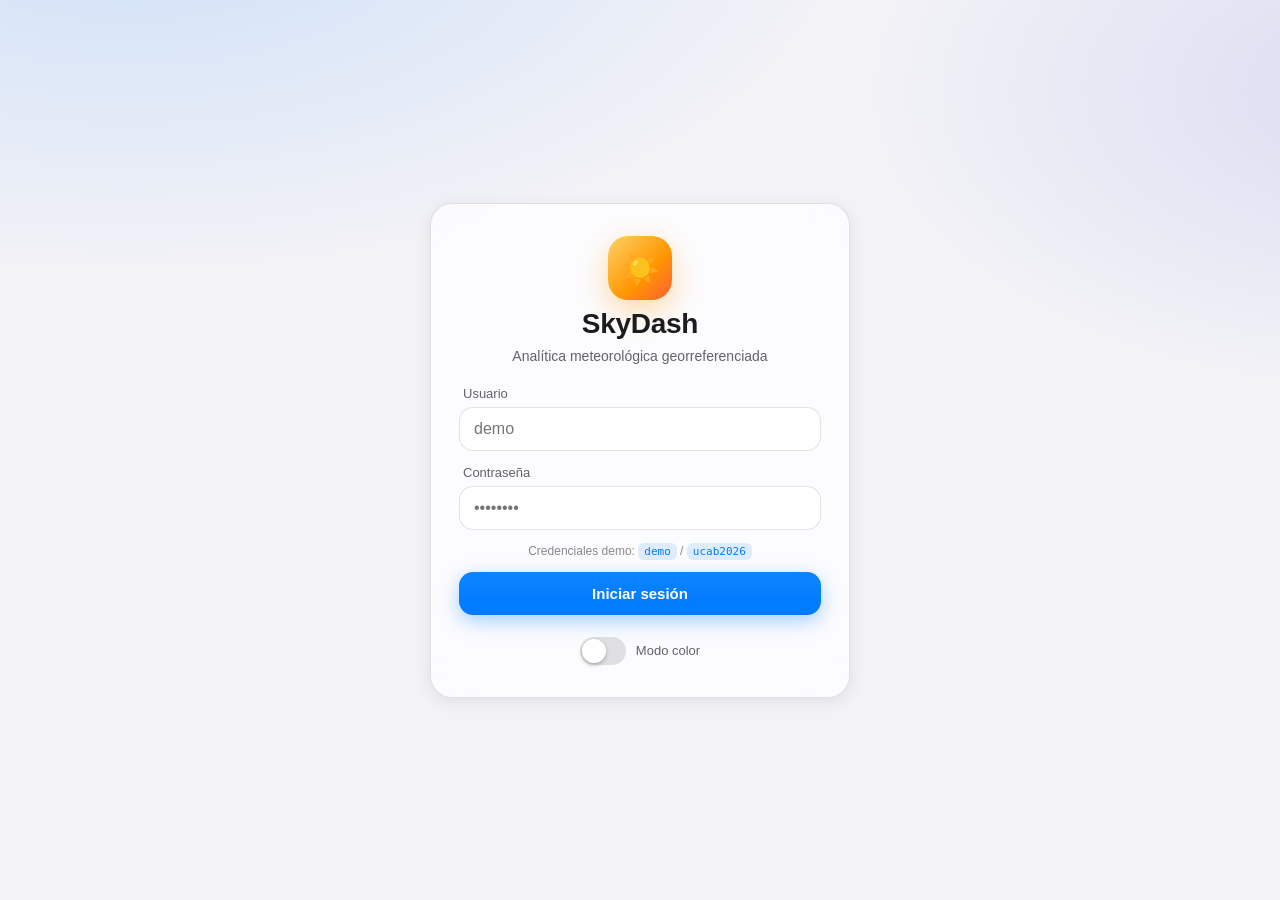
<file: index.html>
<!DOCTYPE html>
<html lang="es">
<head>
  <meta charset="UTF-8" />
  <meta http-equiv="refresh" content="0; url=login.html" />
  <title>SkyDash-Manager</title>
  <link rel="icon" href="favicon.ico" />
  <script>window.location.replace('login.html');</script>
</head>
<body>
  <p>Redirigiendo a <a href="login.html">SkyDash</a>…</p>
</body>
</html>
</file>
<file: css/styles.css>
/* SkyDash-Manager — CSS puro, estética iOS */

:root {
  --font-sf: -apple-system, BlinkMacSystemFont, "SF Pro Display", "SF Pro Text",
    "Segoe UI", Roboto, Helvetica, Arial, sans-serif;

  --bg: #f2f2f7;
  --bg-elev: #ffffff;
  --surface: rgba(255, 255, 255, 0.72);
  --surface-strong: rgba(255, 255, 255, 0.9);
  --border: rgba(60, 60, 67, 0.14);
  --text: #1c1c1e;
  --text-secondary: #3c3c43cc;
  --text-tertiary: #3c3c4399;
  --muted: #8e8e93;
  --accent: #007aff;
  --accent-strong: #0a84ff;
  --accent-soft: rgba(0, 122, 255, 0.12);
  --danger: #ff3b30;
  --success: #34c759;
  --warning: #ff9500;
  --shadow-lg: 0 12px 40px rgba(0, 0, 0, 0.12);
  --shadow-md: 0 4px 16px rgba(0, 0, 0, 0.08);
  --radius-lg: 22px;
  --radius-md: 14px;
  --radius-sm: 10px;
  --blur: saturate(180%) blur(24px);
}

[data-theme="dark"] {
  --bg: #000000;
  --bg-elev: #1c1c1e;
  --surface: rgba(28, 28, 30, 0.72);
  --surface-strong: rgba(44, 44, 46, 0.92);
  --border: rgba(84, 84, 88, 0.36);
  --text: #f5f5f7;
  --text-secondary: #ebebf5cc;
  --text-tertiary: #ebebf599;
  --muted: #8e8e93;
  --accent: #0a84ff;
  --accent-strong: #409cff;
  --accent-soft: rgba(10, 132, 255, 0.22);
  --shadow-lg: 0 12px 40px rgba(0, 0, 0, 0.6);
  --shadow-md: 0 4px 16px rgba(0, 0, 0, 0.5);
}

* { box-sizing: border-box; }

/* El atributo [hidden] debe ganarle siempre a display de utilidades como
   .spinner (inline-block) o .weather-loading (flex). Sin esto, el spinner
   se queda visible aunque tenga el atributo hidden. */
[hidden] { display: none !important; }

html, body {
  margin: 0;
  padding: 0;
  height: 100%;
  font-family: var(--font-sf);
  color: var(--text);
  background: var(--bg);
  -webkit-font-smoothing: antialiased;
  -moz-osx-font-smoothing: grayscale;
}

body {
  background:
    radial-gradient(1200px 600px at 10% -10%, rgba(0, 122, 255, 0.15), transparent 60%),
    radial-gradient(900px 500px at 110% 10%, rgba(88, 86, 214, 0.15), transparent 60%),
    var(--bg);
  min-height: 100vh;
}

[data-theme="dark"] body {
  background:
    radial-gradient(1200px 600px at 10% -10%, rgba(10, 132, 255, 0.18), transparent 60%),
    radial-gradient(900px 500px at 110% 10%, rgba(94, 92, 230, 0.18), transparent 60%),
    var(--bg);
}

h1, h2, h3 { margin: 0; font-weight: 600; letter-spacing: -0.01em; }
p { margin: 0; }
a { color: var(--accent); text-decoration: none; }

.glass {
  background: var(--surface);
  backdrop-filter: var(--blur);
  -webkit-backdrop-filter: var(--blur);
  border: 1px solid var(--border);
  box-shadow: var(--shadow-md);
}

/* ============ AUTH ============ */
.auth-body {
  display: flex;
  align-items: center;
  justify-content: center;
  padding: 24px;
}
.auth-shell { width: 100%; max-width: 420px; }
.auth-card {
  border-radius: var(--radius-lg);
  padding: 32px 28px;
  display: flex;
  flex-direction: column;
  gap: 22px;
}
.auth-brand {
  display: flex;
  flex-direction: column;
  align-items: center;
  gap: 8px;
  text-align: center;
}
.brand-glyph {
  width: 64px; height: 64px;
  border-radius: 20px;
  display: grid; place-items: center;
  font-size: 32px;
  background: linear-gradient(135deg, #ffd166, #ff9500 60%, #ff5e3a);
  box-shadow: 0 10px 30px rgba(255, 149, 0, 0.35);
}
.brand-glyph.small { width: 40px; height: 40px; border-radius: 12px; font-size: 20px; box-shadow: 0 6px 16px rgba(255, 149, 0, 0.3); }
.auth-brand h1 { font-size: 28px; }
.auth-sub { color: var(--text-secondary); font-size: 14px; }

.auth-form { display: flex; flex-direction: column; gap: 14px; }
.field { display: flex; flex-direction: column; gap: 6px; }
.field > span { font-size: 13px; color: var(--text-secondary); padding-left: 4px; }
.field input {
  font: inherit;
  padding: 12px 14px;
  border-radius: var(--radius-md);
  border: 1px solid var(--border);
  background: var(--surface-strong);
  color: var(--text);
  outline: none;
  transition: border-color .15s, box-shadow .15s;
}
.field input:focus {
  border-color: var(--accent);
  box-shadow: 0 0 0 4px var(--accent-soft);
}

.auth-hint {
  font-size: 12px;
  color: var(--text-tertiary);
  text-align: center;
}
.auth-hint code {
  background: var(--accent-soft);
  color: var(--accent);
  padding: 2px 6px;
  border-radius: 6px;
  font-family: ui-monospace, SFMono-Regular, Menlo, monospace;
  font-size: 11px;
}

.btn-primary {
  position: relative;
  border: 0;
  padding: 13px 18px;
  border-radius: var(--radius-md);
  background: linear-gradient(180deg, var(--accent-strong), var(--accent));
  color: white;
  font: inherit;
  font-weight: 600;
  font-size: 15px;
  cursor: pointer;
  display: inline-flex;
  align-items: center;
  justify-content: center;
  gap: 10px;
  box-shadow: 0 6px 20px rgba(0, 122, 255, 0.35);
  transition: transform .1s, filter .15s;
}
.btn-primary:hover { filter: brightness(1.05); }
.btn-primary:active { transform: scale(0.98); }
.btn-primary:disabled { filter: grayscale(0.4) brightness(0.9); cursor: progress; }

.auth-error {
  background: rgba(255, 59, 48, 0.12);
  color: var(--danger);
  border-radius: var(--radius-md);
  padding: 10px 12px;
  font-size: 13px;
  text-align: center;
}

/* Spinner */
.spinner {
  width: 18px; height: 18px;
  border-radius: 50%;
  border: 2px solid rgba(255,255,255,0.4);
  border-top-color: white;
  animation: spin .8s linear infinite;
  display: inline-block;
}
.spinner.small { width: 14px; height: 14px; border-width: 2px; border-color: var(--border); border-top-color: var(--accent); }
@keyframes spin { to { transform: rotate(360deg); } }

/* Theme toggle */
.theme-toggle-wrap { display:flex; align-items:center; justify-content:center; gap:10px; color: var(--text-secondary); font-size: 13px; }
.theme-toggle {
  --w: 46px;
  width: var(--w); height: 28px;
  border-radius: 999px;
  background: var(--border);
  border: 0;
  padding: 2px;
  cursor: pointer;
  position: relative;
  transition: background .2s;
}
.theme-toggle .theme-toggle-thumb {
  display:block; width:24px; height:24px; border-radius:50%;
  background:white;
  box-shadow: 0 2px 4px rgba(0,0,0,.25);
  transform: translateX(0);
  transition: transform .2s;
}
[data-theme="dark"] .theme-toggle { background: var(--accent); }
[data-theme="dark"] .theme-toggle .theme-toggle-thumb { transform: translateX(18px); }

/* ============ APP LAYOUT ============ */
.app-body { display: flex; flex-direction: column; min-height: 100vh; }

.app-header {
  position: sticky; top: 0; z-index: 500;
  display: grid;
  grid-template-columns: auto 1fr auto;
  gap: 16px;
  align-items: center;
  padding: 12px 20px;
  margin: 12px;
  border-radius: var(--radius-lg);
}
.app-header-left { display:flex; align-items:center; gap:12px; }
.app-title { font-size: 18px; }
.app-sub { font-size: 12px; color: var(--text-secondary); }

.search-wrap {
  display:flex; align-items:center; gap:8px;
  background: var(--surface-strong);
  border: 1px solid var(--border);
  padding: 8px 12px;
  border-radius: 12px;
  max-width: 480px; width: 100%;
  justify-self: center;
}
.search-wrap input {
  flex:1; border:0; background:transparent; outline:none;
  font: inherit; color: var(--text); font-size: 14px;
}
.search-icon { opacity: .6; }

.app-header-actions { display:flex; align-items:center; gap:10px; }
.btn-ghost {
  border: 1px solid var(--border);
  background: var(--surface-strong);
  color: var(--text);
  font: inherit; font-size: 13px; font-weight: 500;
  padding: 8px 14px;
  border-radius: 10px;
  cursor: pointer;
  transition: background .15s;
}
.btn-ghost:hover { background: var(--accent-soft); color: var(--accent); }

.pill {
  font-size: 12px; font-weight: 600;
  padding: 4px 10px; border-radius: 999px;
  background: var(--accent-soft); color: var(--accent);
}
.offline-pill { background: rgba(255, 149, 0, 0.15); color: var(--warning); }

.app-grid {
  flex: 1;
  display: grid;
  grid-template-columns: minmax(0, 1fr) 400px;
  gap: 12px;
  padding: 0 12px 12px;
}
@media (max-width: 960px) {
  .app-header { grid-template-columns: 1fr; }
  .search-wrap { max-width: unset; }
  .app-header-actions { justify-content: flex-end; }
  .app-grid { grid-template-columns: 1fr; }
  .map-panel { height: 55vh; }
}

.map-panel {
  position: relative;
  border-radius: var(--radius-lg);
  overflow: hidden;
  border: 1px solid var(--border);
  box-shadow: var(--shadow-md);
  min-height: 500px;
  background: var(--bg-elev);
}
#map { position: absolute; inset: 0; }
.map-hint {
  position: absolute; left: 16px; bottom: 16px; z-index: 400;
  padding: 8px 14px; border-radius: 999px;
  font-size: 12px; color: var(--text-secondary);
}

.side-panel { display:flex; flex-direction:column; gap:12px; min-width: 0; }
.card { border-radius: var(--radius-lg); padding: 20px; }
.card-head { display:flex; align-items:flex-start; justify-content:space-between; gap: 12px; margin-bottom: 12px; }
.eyebrow { font-size: 11px; text-transform: uppercase; letter-spacing: .08em; color: var(--muted); font-weight: 600; }
.muted { color: var(--text-tertiary); font-size: 13px; }
.small { font-size: 12px; }

.btn-icon {
  border:0; background: var(--accent-soft); color: var(--accent);
  width: 40px; height: 40px; border-radius: 12px; cursor:pointer;
  font-size: 18px; display:grid; place-items:center;
  transition: transform .1s, background .15s;
}
.btn-icon:hover { background: var(--accent); color: white; }
.btn-icon:active { transform: scale(.94); }
.btn-icon:disabled { opacity: .4; cursor: not-allowed; }

.weather-loading { display:flex; align-items:center; gap:10px; color: var(--text-secondary); font-size: 14px; padding: 20px 0; }
.weather-empty { text-align:center; padding: 24px 8px; color: var(--text-tertiary); font-size: 14px; }
.empty-emoji { font-size: 40px; margin-bottom: 8px; }

.current-row { display:flex; align-items:center; gap: 16px; margin: 8px 0 4px; }
.current-emoji { font-size: 64px; line-height: 1; }
.current-temp { font-size: 56px; font-weight: 300; letter-spacing: -0.03em; }
.current-temp .unit { font-size: 24px; color: var(--muted); margin-left: 2px; }
.current-desc { color: var(--text-secondary); font-size: 15px; margin-bottom: 16px; }

.stats-grid {
  display: grid; grid-template-columns: repeat(2, 1fr); gap: 8px;
  margin-bottom: 20px;
}
.stat {
  background: var(--surface-strong);
  border: 1px solid var(--border);
  padding: 10px 12px;
  border-radius: var(--radius-md);
  display:flex; flex-direction:column; gap: 2px;
}
.stat-label { font-size: 11px; color: var(--muted); text-transform: uppercase; letter-spacing: .05em; }
.stat-value { font-size: 15px; font-weight: 600; }

.section-title { font-size: 13px; text-transform: uppercase; letter-spacing: .06em; color: var(--muted); margin-bottom: 8px; }

.forecast-list { list-style:none; padding:0; margin:0; display:flex; flex-direction:column; gap:4px; }
.forecast-list li {
  display:grid; grid-template-columns: 90px 32px 1fr auto; align-items:center; gap: 10px;
  padding: 10px 4px;
  border-bottom: 1px solid var(--border);
  font-size: 14px;
}
.forecast-list li:last-child { border-bottom: 0; }
.f-day { color: var(--text-secondary); }
.f-icon { font-size: 20px; text-align:center; }
.f-bar { position:relative; height: 6px; background: var(--border); border-radius: 999px; overflow: hidden; }
.f-bar-fill { position:absolute; top:0; bottom:0; background: linear-gradient(90deg, #34c759, #ff9500, #ff3b30); border-radius: 999px; }
.f-temps { font-variant-numeric: tabular-nums; font-weight: 500; white-space: nowrap; }
.f-temps .min { color: var(--muted); margin-left: 6px; }

.fav-list { list-style:none; padding:0; margin:0; display:flex; flex-direction:column; gap:6px; }
.fav-list li {
  display:flex; align-items:center; gap:10px;
  padding: 10px 12px;
  border-radius: var(--radius-md);
  border: 1px solid var(--border);
  background: var(--surface-strong);
  cursor: pointer;
  transition: background .15s, transform .1s;
}
.fav-list li:hover { background: var(--accent-soft); }
.fav-list li:active { transform: scale(.98); }
.fav-list .fav-emoji { font-size: 20px; }
.fav-list .fav-name { flex:1; font-size: 14px; font-weight: 500; }
.fav-list .fav-temp { font-size: 13px; color: var(--muted); font-variant-numeric: tabular-nums; }
.fav-list .fav-remove {
  border:0; background: transparent; color: var(--muted); cursor:pointer;
  width: 28px; height: 28px; border-radius: 8px;
}
.fav-list .fav-remove:hover { background: rgba(255,59,48,.12); color: var(--danger); }

/* Toast */
.toast {
  position: fixed; left: 50%; bottom: 24px; transform: translateX(-50%);
  background: var(--surface-strong);
  backdrop-filter: var(--blur); -webkit-backdrop-filter: var(--blur);
  border: 1px solid var(--border);
  padding: 10px 16px;
  border-radius: 999px;
  font-size: 13px; color: var(--text);
  box-shadow: var(--shadow-lg);
  z-index: 1000;
  animation: toastIn .2s ease-out;
}
@keyframes toastIn { from { opacity: 0; transform: translate(-50%, 10px); } }

/* Leaflet dark mode adjustments */
[data-theme="dark"] .leaflet-tile { filter: brightness(0.7) invert(1) contrast(0.9) hue-rotate(200deg) saturate(0.6); }
.leaflet-container { background: var(--bg-elev); font-family: var(--font-sf); }
.weather-marker {
  font-size: 32px;
  text-align: center;
  line-height: 1;
  filter: drop-shadow(0 2px 6px rgba(0,0,0,0.35));
}
</file>
